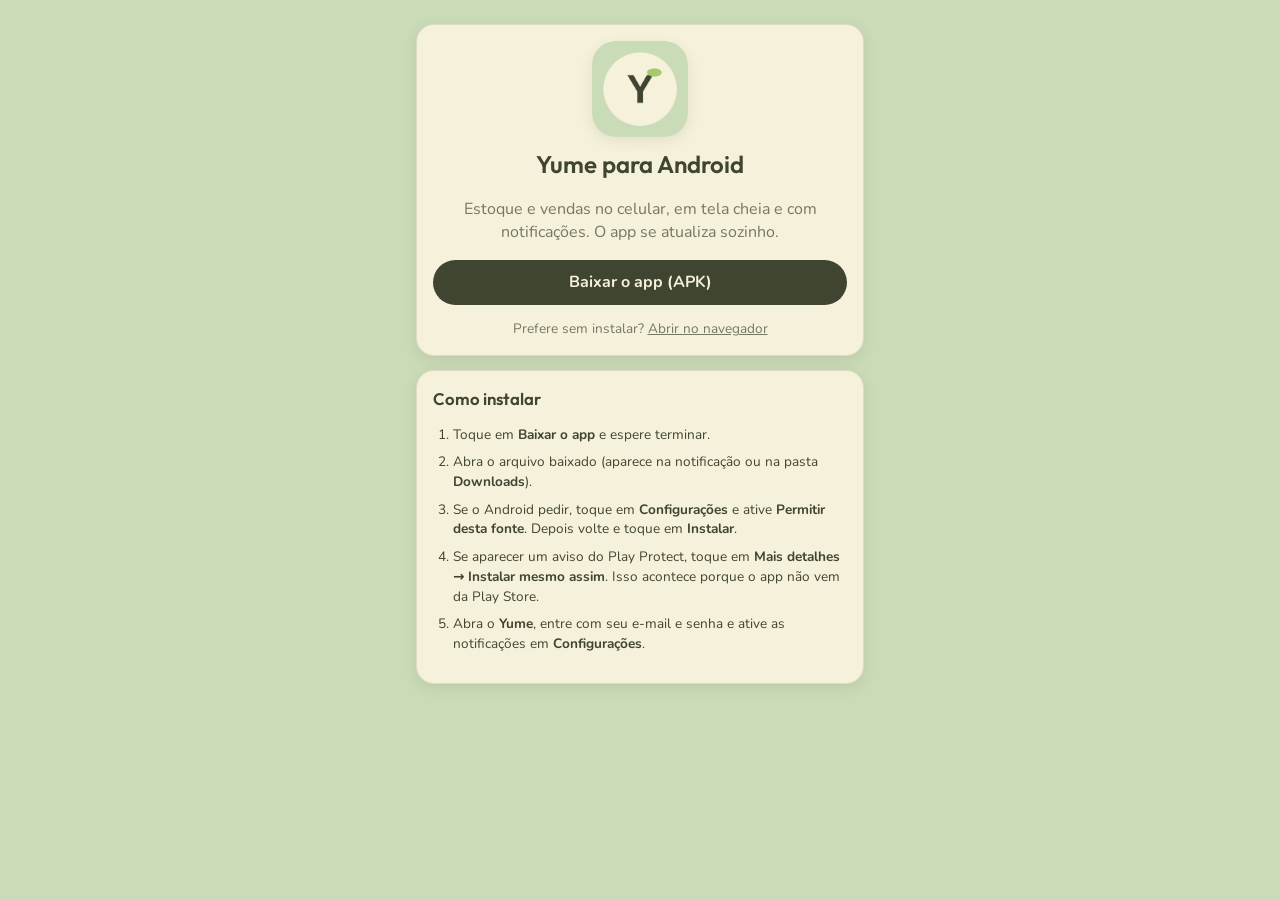
<file: android.html>
<!doctype html>
<html lang="pt-BR">
<head>
<meta charset="utf-8">
<meta name="viewport" content="width=device-width, initial-scale=1">
<title>Yume · App Android</title>
<link rel="icon" href="icon-192.png">
<link href="https://fonts.googleapis.com/css2?family=Nunito:wght@400;700;800&family=Outfit:wght@600&display=swap" rel="stylesheet">
<link rel="stylesheet" href="style.css">
<style>
  .wrap{max-width:480px;margin:0 auto;padding:24px 16px 40px}
  .wrap img.ic{width:96px;height:96px;border-radius:24px;display:block;margin:0 auto 10px;box-shadow:var(--sombra)}
  ol{padding-left:20px} ol li{margin:8px 0}
</style>
</head>
<body>
<div class="wrap">
  <div class="card" style="text-align:center">
    <img class="ic" src="icon-512.png" alt="">
    <h1>Yume para Android</h1>
    <p class="muted">Estoque e vendas no celular, em tela cheia e com notificações. O app se atualiza sozinho.</p>
    <a class="btn full" href="Yume.apk" download>Baixar o app (APK)</a>
    <p class="small muted" style="margin-bottom:0">Prefere sem instalar? <a href="./">Abrir no navegador</a></p>
  </div>
  <div class="card">
    <h3>Como instalar</h3>
    <ol class="small">
      <li>Toque em <b>Baixar o app</b> e espere terminar.</li>
      <li>Abra o arquivo baixado (aparece na notificação ou na pasta <b>Downloads</b>).</li>
      <li>Se o Android pedir, toque em <b>Configurações</b> e ative <b>Permitir desta fonte</b>. Depois volte e toque em <b>Instalar</b>.</li>
      <li>Se aparecer um aviso do Play Protect, toque em <b>Mais detalhes → Instalar mesmo assim</b>. Isso acontece porque o app não vem da Play Store.</li>
      <li>Abra o <b>Yume</b>, entre com seu e-mail e senha e ative as notificações em <b>Configurações</b>.</li>
    </ol>
  </div>
</div>
</body>
</html>
</file>
<file: style.css>
:root{
  --oliva:#3F4531; --creme:#F6F1DB; --salvia:#CADBB7; --folha:#A6C969;
  --manteiga:#FEE398; --nevoa:#EFF2EE; --erro:#C9705A;
  --borda:#3F45311F; --borda-forte:#3F453133; --sombra:0 4px 14px #3F45311A;
  --r:18px; --nav-h:70px;
}
*{box-sizing:border-box;-webkit-tap-highlight-color:transparent}
html,body{margin:0;padding:0}
body{background:var(--salvia);color:var(--oliva);font-family:'Nunito',system-ui,sans-serif;font-size:16px;line-height:1.45;min-height:100vh}
h1,h2,h3,.num{font-family:'Outfit','Nunito',sans-serif;font-weight:600;margin:0}
h1{font-size:1.5rem} h2{font-size:1.2rem} h3{font-size:1.05rem}
a{color:inherit}
button,input,select,textarea{font:inherit;color:inherit}
.hidden{display:none!important}
.muted{opacity:.7}
.small{font-size:.85rem}
.icon{width:20px;height:20px;stroke:currentColor;fill:none;stroke-width:2;stroke-linecap:round;stroke-linejoin:round;flex:none}

/* ---------- Layout ---------- */
header.top{position:sticky;top:0;z-index:20;background:var(--creme);border-bottom:1px solid var(--borda);display:flex;align-items:center;gap:12px;padding:10px 16px;min-height:60px}
header.top .logo{height:40px;width:auto;display:block}
header.top .brand{font-family:'Outfit';font-weight:600;font-size:1.25rem;display:flex;align-items:center;gap:6px}
header.top .spacer{flex:1}
main{max-width:1100px;margin:0 auto;padding:16px 16px calc(var(--nav-h) + 28px)}
.page-head{display:flex;align-items:center;justify-content:space-between;gap:12px;margin:4px 0 14px;flex-wrap:wrap}

nav.bottom{position:fixed;left:0;right:0;bottom:0;z-index:30;background:var(--creme);border-top:1px solid var(--borda);display:flex;justify-content:space-around;height:var(--nav-h);padding-bottom:env(safe-area-inset-bottom)}
nav.bottom a{flex:1;display:flex;flex-direction:column;align-items:center;justify-content:center;gap:3px;text-decoration:none;font-size:.72rem;font-weight:700;opacity:.65}
nav.bottom a .pill{padding:4px 16px;border-radius:999px;display:flex}
nav.bottom a.ativo{opacity:1}
nav.bottom a.ativo .pill{background:var(--salvia)}
@media(min-width:900px){
  nav.bottom{top:60px;bottom:auto;right:auto;width:200px;height:auto;flex-direction:column;justify-content:flex-start;padding:12px;gap:4px;border-top:0;border-right:1px solid var(--borda);min-height:calc(100vh - 60px)}
  nav.bottom a{flex:none;flex-direction:row;justify-content:flex-start;gap:10px;font-size:.95rem;padding:6px}
  nav.bottom a .pill{padding:8px 10px}
  main{margin-left:200px;padding-bottom:40px}
  .so-mobile{display:none!important}
}
@media(min-width:1300px){main{margin-left:max(216px, calc(50% - 550px))}}

/* ---------- Componentes ---------- */
.card{background:var(--creme);border-radius:var(--r);box-shadow:var(--sombra);padding:16px;border:1px solid var(--borda)}
.card + .card{margin-top:14px}
.grid{display:grid;gap:14px}
.grid>.card+.card{margin-top:0}
.g2{grid-template-columns:repeat(2,minmax(0,1fr))}
.g3{grid-template-columns:repeat(3,minmax(0,1fr))}
.g4{grid-template-columns:repeat(4,minmax(0,1fr))}
@media(max-width:700px){.g3,.g4{grid-template-columns:repeat(2,minmax(0,1fr))}}
@media(max-width:420px){.g2.stack-sm{grid-template-columns:1fr}}
.stack>*+*{margin-top:14px}
.row{display:flex;align-items:center;gap:10px;flex-wrap:wrap}
.row.between{justify-content:space-between}
.grow{flex:1;min-width:0}

.stat{background:var(--creme);border-radius:var(--r);padding:14px;box-shadow:var(--sombra);border:1px solid var(--borda)}
.stat .lbl{font-size:.8rem;font-weight:700;opacity:.75}
.stat .num{font-size:1.5rem;margin-top:2px;word-break:break-word}
.stat.destaque{background:var(--manteiga)}
.stat.verde{background:var(--folha)}

.btn{display:inline-flex;align-items:center;justify-content:center;gap:8px;border:0;border-radius:999px;padding:11px 20px;font-weight:700;cursor:pointer;background:var(--oliva);color:var(--creme);text-decoration:none;min-height:44px;transition:transform .08s, filter .15s}
.btn:active{transform:scale(.97)}
.btn:hover{filter:brightness(1.12)}
.btn.sec{background:var(--nevoa);color:var(--oliva);border:1px solid var(--borda-forte)}
.btn.folha{background:var(--folha);color:var(--oliva)}
.btn.perigo{background:var(--erro);color:#fff}
.btn.ghost{background:transparent;color:var(--oliva);padding:8px 12px}
.btn.sm{padding:6px 14px;min-height:34px;font-size:.88rem}
.btn.full{width:100%}
.btn.icon-only{padding:8px;min-height:40px;width:40px}
.btn[disabled]{opacity:.5;pointer-events:none}

.fab{position:fixed;right:18px;bottom:calc(var(--nav-h) + 16px);z-index:25;width:58px;height:58px;border-radius:50%;padding:0;box-shadow:0 6px 18px #3F453140}
.fab .icon{width:26px;height:26px}
@media(min-width:900px){.fab{bottom:24px}}

.badge{display:inline-flex;align-items:center;gap:4px;padding:2px 10px;border-radius:999px;background:var(--folha);color:var(--oliva);font-size:.75rem;font-weight:700;white-space:nowrap}
.badge.manteiga{background:var(--manteiga)}
.badge.nevoa{background:var(--nevoa)}
.badge.erro{background:var(--erro);color:#fff}
.badge.oliva{background:var(--oliva);color:var(--creme)}

label.f{display:block;font-weight:700;font-size:.85rem;margin-bottom:4px}
.field{margin-bottom:12px}
input.in,select.in,textarea.in{width:100%;border:1px solid var(--borda-forte);background:var(--nevoa);border-radius:12px;padding:11px 12px;outline:none;min-height:44px}
input.in:focus,select.in:focus,textarea.in:focus{border-color:var(--oliva);box-shadow:0 0 0 3px #A6C96966}
textarea.in{min-height:80px;resize:vertical}
.search{position:relative}
.search .icon{position:absolute;left:12px;top:12px;opacity:.6}
.search input{padding-left:40px}

.chips{display:flex;gap:8px;overflow-x:auto;padding-bottom:4px;scrollbar-width:none}
.chips::-webkit-scrollbar{display:none}
.chip{border:1px solid var(--borda-forte);background:var(--creme);border-radius:999px;padding:6px 14px;font-weight:700;font-size:.85rem;cursor:pointer;white-space:nowrap}
.chip.on{background:var(--oliva);color:var(--creme);border-color:var(--oliva)}

.tabs{display:flex;gap:6px;background:var(--nevoa);padding:4px;border-radius:999px;margin-bottom:14px;overflow-x:auto}
.tabs button{flex:1;border:0;background:transparent;padding:9px 12px;border-radius:999px;font-weight:700;cursor:pointer;white-space:nowrap}
.tabs button.on{background:var(--oliva);color:var(--creme)}

/* Produtos */
.prod-grid{display:grid;grid-template-columns:repeat(auto-fill,minmax(155px,1fr));gap:12px}
.prod{background:var(--creme);border-radius:var(--r);overflow:hidden;box-shadow:var(--sombra);border:1px solid var(--borda);cursor:pointer;display:flex;flex-direction:column;text-decoration:none;position:relative}
.prod .foto{aspect-ratio:1/1;background:var(--nevoa);display:flex;align-items:center;justify-content:center;overflow:hidden}
.prod .foto img{width:100%;height:100%;object-fit:cover}
.prod .foto .icon{width:40px;height:40px;opacity:.35}
.prod .info{padding:10px 12px 12px;display:flex;flex-direction:column;gap:4px;flex:1}
.prod .nome{font-weight:800;line-height:1.2;font-size:.95rem}
.prod .preco{font-family:'Outfit';font-weight:600}
.prod .alerta{position:absolute;top:8px;right:8px}
.prod.inativo{opacity:.55}

.list{display:flex;flex-direction:column}
.li{display:flex;align-items:center;gap:12px;padding:10px 0;border-bottom:1px solid var(--borda)}
.li:last-child{border-bottom:0}
.thumb{width:46px;height:46px;border-radius:12px;background:var(--nevoa);overflow:hidden;flex:none;display:flex;align-items:center;justify-content:center}
.thumb img{width:100%;height:100%;object-fit:cover}
.thumb .icon{opacity:.35}

table.t{width:100%;border-collapse:collapse;font-size:.92rem}
table.t th{text-align:left;font-size:.78rem;opacity:.75;font-weight:800;padding:8px 6px;border-bottom:1px solid var(--borda-forte)}
table.t td{padding:9px 6px;border-bottom:1px solid var(--borda)}
table.t tr:nth-child(even) td{background:#EFF2EE80}
table.t .r{text-align:right}
.table-wrap{overflow-x:auto}

/* Qty stepper */
.qty{display:inline-flex;align-items:center;background:var(--nevoa);border-radius:999px;border:1px solid var(--borda-forte)}
.qty button{border:0;background:transparent;width:36px;height:36px;font-size:1.2rem;font-weight:800;cursor:pointer;border-radius:50%}
.qty input{width:46px;text-align:center;border:0;background:transparent;font-weight:800;outline:none;-moz-appearance:textfield}
.qty input::-webkit-outer-spin-button,.qty input::-webkit-inner-spin-button{-webkit-appearance:none}

/* Caixa rápido */
.pos-grid{display:grid;grid-template-columns:repeat(auto-fill,minmax(110px,1fr));gap:10px}
.pos-item{background:var(--creme);border-radius:16px;border:2px solid transparent;box-shadow:var(--sombra);padding:0;cursor:pointer;overflow:hidden;text-align:left;position:relative;display:flex;flex-direction:column}
.pos-item .foto{aspect-ratio:1/1;background:var(--nevoa);display:flex;align-items:center;justify-content:center}
.pos-item .foto img{width:100%;height:100%;object-fit:cover}
.pos-item .t1{font-weight:800;font-size:.82rem;padding:6px 8px 0;line-height:1.15}
.pos-item .t2{font-family:'Outfit';font-weight:600;font-size:.9rem;padding:0 8px 8px}
.pos-item .qtd-badge{position:absolute;top:6px;left:6px;background:var(--oliva);color:var(--creme);border-radius:999px;min-width:28px;height:28px;display:flex;align-items:center;justify-content:center;font-weight:800;padding:0 6px}
.pos-item .disp{position:absolute;top:6px;right:6px}
.pos-item.sel{border-color:var(--folha)}
.pos-item.esgotado{opacity:.4}
.cart-bar{position:fixed;left:0;right:0;bottom:var(--nav-h);z-index:26;background:var(--oliva);color:var(--creme);padding:12px 16px;display:flex;align-items:center;gap:12px;box-shadow:0 -4px 16px #3F453140}
.cart-bar .num{font-size:1.3rem}
@media(min-width:900px){.cart-bar{left:200px;bottom:0}}

/* Modal */
.modal-bg{position:fixed;inset:0;background:#3F453166;z-index:50;display:flex;align-items:flex-end;justify-content:center;animation:fade .15s}
.modal{background:var(--creme);width:100%;max-width:560px;max-height:92vh;overflow:auto;border-radius:24px 24px 0 0;padding:18px 18px calc(18px + env(safe-area-inset-bottom));animation:up .2s}
@media(min-width:700px){.modal-bg{align-items:center}.modal{border-radius:24px}}
.modal .mh{display:flex;align-items:center;justify-content:space-between;margin-bottom:12px}
@keyframes up{from{transform:translateY(30px);opacity:.4}to{transform:none;opacity:1}}
@keyframes fade{from{opacity:0}to{opacity:1}}

/* Toast */
#toast{position:fixed;left:50%;transform:translateX(-50%);bottom:calc(var(--nav-h) + 92px);z-index:60;display:flex;flex-direction:column;gap:8px;align-items:center;pointer-events:none}
.toast{background:var(--oliva);color:var(--creme);padding:10px 18px;border-radius:999px;font-weight:700;box-shadow:var(--sombra);animation:up .2s}
.toast.erro{background:var(--erro);color:#fff}

/* Vazio */
.vazio{text-align:center;padding:36px 16px;opacity:.85}
.vazio .icon{width:44px;height:44px;opacity:.5;margin-bottom:8px}

/* Login */
.login-wrap{min-height:100vh;display:flex;align-items:center;justify-content:center;padding:20px}
.login{width:100%;max-width:380px;text-align:center}
.login .brand-big{font-family:'Outfit';font-weight:600;font-size:2.4rem;display:flex;align-items:center;justify-content:center;gap:8px;margin-bottom:6px}
.login .brand-big .icon{width:30px;height:30px;color:var(--folha)}
header.top .brand .icon{color:var(--folha)}

/* Gráfico */
.chart svg{width:100%;height:auto;display:block}
.legend{display:flex;gap:14px;flex-wrap:wrap;font-size:.82rem;font-weight:700;margin-top:6px}
.legend i{display:inline-block;width:12px;height:12px;border-radius:4px;margin-right:5px;vertical-align:-1px;border:1px solid var(--borda-forte)}

.bar-h{height:10px;background:var(--nevoa);border-radius:999px;overflow:hidden}
.bar-h > span{display:block;height:100%;background:var(--folha);border-radius:999px}

.foto-up{width:100%;aspect-ratio:1/1;max-width:200px;border-radius:18px;background:var(--nevoa);border:2px dashed var(--borda-forte);display:flex;align-items:center;justify-content:center;overflow:hidden;cursor:pointer;margin:0 auto 12px}
.foto-up img{width:100%;height:100%;object-fit:cover}
.loading{display:flex;justify-content:center;padding:40px}
.spin{width:34px;height:34px;border:4px solid var(--borda-forte);border-top-color:var(--oliva);border-radius:50%;animation:sp 0.8s linear infinite}
@keyframes sp{to{transform:rotate(360deg)}}

/* ---------- Ajustes para celular ---------- */
@media (max-width: 600px) {
  html { font-size: 15px; }
  main { padding: 12px 12px calc(var(--nav-h) + 24px); }
  h1 { font-size: 1.3rem; } h2 { font-size: 1.1rem; } h3 { font-size: 1rem; }
  .page-head { margin: 2px 0 10px; }
  .card { padding: 12px; border-radius: 16px; }
  .grid { gap: 10px; }
  .stat { padding: 11px; border-radius: 16px; }
  .stat .num { font-size: 1.2rem; }
  .stat .lbl { font-size: .74rem; }
  .btn { padding: 8px 14px; min-height: 40px; font-size: .92rem; gap: 6px; }
  .btn.sm { padding: 5px 11px; min-height: 32px; font-size: .82rem; }
  .btn .icon { width: 18px; height: 18px; }
  .tabs { padding: 3px; gap: 3px; }
  .tabs button { padding: 7px 8px; font-size: .8rem; }
  input.in, select.in, textarea.in { padding: 9px 11px; min-height: 40px; border-radius: 10px; }
  .search input.in { padding-left: 38px; }
  .search .icon { top: 10px; left: 11px; }
  .qty button { width: 32px; height: 32px; }
  .qty input { width: 38px; }
  .li { gap: 10px; padding: 8px 0; }
  .thumb { width: 40px; height: 40px; border-radius: 10px; }
  .cart-bar { padding: 9px 12px; gap: 10px; }
  .cart-bar .num { font-size: 1.1rem; }
  .chip { padding: 5px 12px; font-size: .8rem; }
  .prod-grid { grid-template-columns: repeat(auto-fill, minmax(140px, 1fr)); gap: 10px; }
  .pos-grid { grid-template-columns: repeat(auto-fill, minmax(96px, 1fr)); gap: 8px; }
  .modal { padding: 14px 14px calc(14px + env(safe-area-inset-bottom)); }
  nav.bottom a { font-size: .68rem; }
  header.top { min-height: 52px; padding: 8px 12px; }
}
</file>
